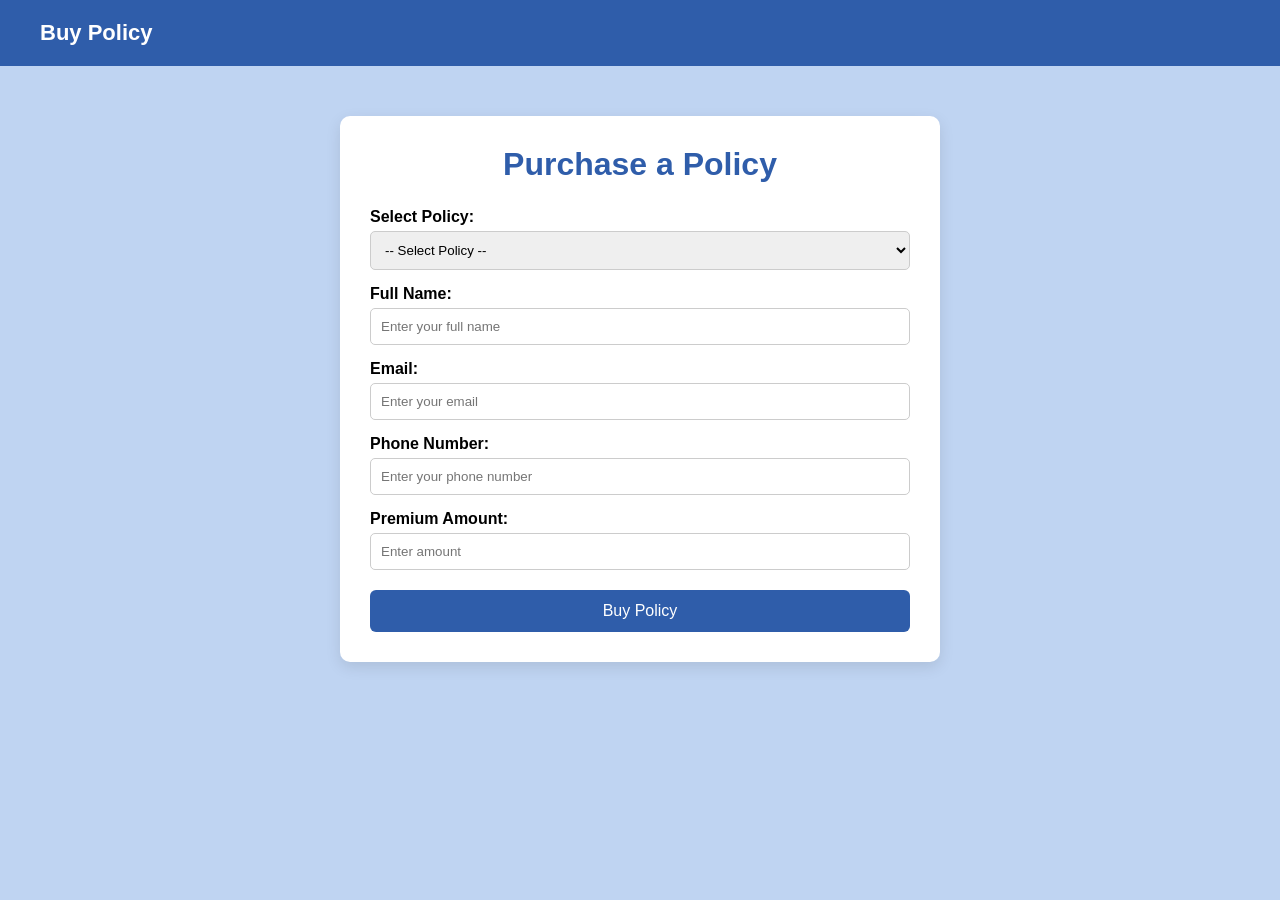
<file: buypolicy.html>
<!DOCTYPE html>
<html lang="en">
<head>
<meta charset="UTF-8">
<meta name="viewport" content="width=device-width, initial-scale=1.0">
<title>Buy Policy</title>
<style>
* {
    margin:0;
    padding:0;
    box-sizing:border-box;
    font-family: Arial, sans-serif;
}

body {
    background:#BFD4F2;
}

.navbar {
    background:#2F5DAA;
    color:white;
    padding:20px 40px;
    font-size:22px;
    font-weight:bold;
}

/* FORM CONTAINER */
.container {
    max-width:600px;
    margin:50px auto;
    background:white;
    padding:30px;
    border-radius:10px;
    box-shadow:0 5px 15px rgba(0,0,0,0.1);
}

h1 {
    text-align:center;
    color:#2F5DAA;
    margin-bottom:25px;
}

label {
    display:block;
    margin:15px 0 5px;
    font-weight:bold;
}

input, select {
    width:100%;
    padding:10px;
    border-radius:5px;
    border:1px solid #ccc;
}

button {
    width:100%;
    padding:12px;
    margin-top:20px;
    background:#2F5DAA;
    color:white;
    font-size:16px;
    border:none;
    border-radius:6px;
    cursor:pointer;
}

button:hover {
    background:#1B3F7E;
}
</style>
</head>
<body>

<!-- NAVBAR -->
<div class="navbar">Buy Policy</div>

<!-- FORM -->
<div class="container">
    <h1>Purchase a Policy</h1>
    <form id="buyPolicyForm">
        <label for="policyType">Select Policy:</label>
        <select id="policyType" required>
            <option value="">-- Select Policy --</option>
            <option value="Health">Health Insurance</option>
            <option value="Life">Life Insurance</option>
            <option value="Car">Car Insurance</option>
            <option value="Home">Home Insurance</option>
        </select>

        <label for="fullName">Full Name:</label>
        <input type="text" id="fullName" placeholder="Enter your full name" required>

        <label for="email">Email:</label>
        <input type="email" id="email" placeholder="Enter your email" required>

        <label for="phone">Phone Number:</label>
        <input type="tel" id="phone" placeholder="Enter your phone number" required pattern="[0-9]{10}" maxlength="10">

        <label for="amount">Premium Amount:</label>
        <input type="number" id="amount" placeholder="Enter amount" required min="1">

        <button type="submit">Buy Policy</button>
    </form>
</div>

<script>
document.getElementById('buyPolicyForm').addEventListener('submit', function(e){
    e.preventDefault();

    const policy = document.getElementById('policyType').value;
    const name = document.getElementById('fullName').value;
    const email = document.getElementById('email').value;
    const phone = document.getElementById('phone').value;
    const amount = document.getElementById('amount').value;

    if(!policy || !name || !email || !phone || !amount){
        alert("Please fill in all fields.");
        return;
    }

    alert(`Policy "${policy}" purchased successfully for ${name}! Amount: ₹${amount}`);
    // Here you can redirect to payment page or save data to backend
    this.reset();
});
</script>

</body>
</html>
</file>
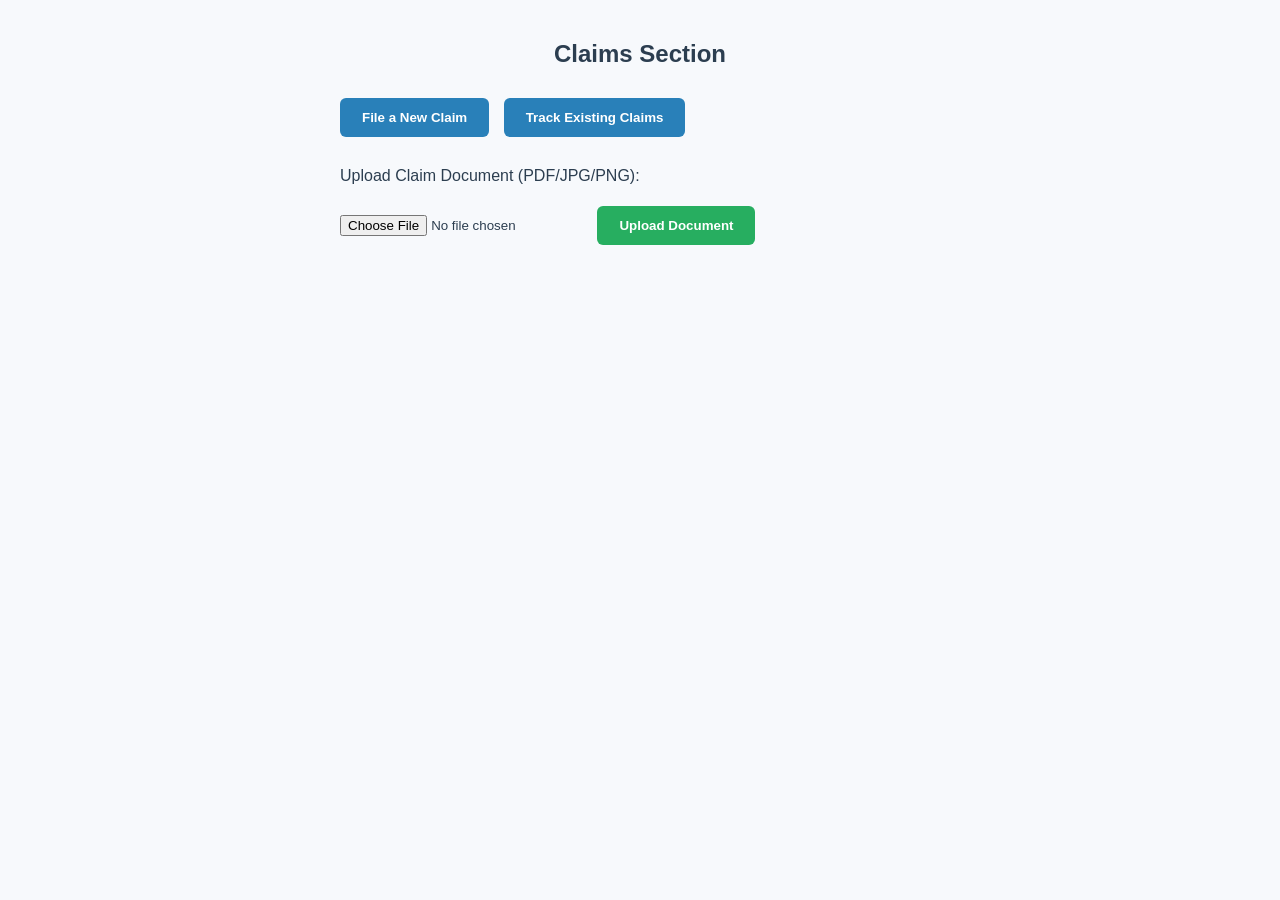
<file: Claim Section.html>
<!DOCTYPE html>
<html lang="en">
<head>
<meta charset="UTF-8" />
<meta name="viewport" content="width=device-width, initial-scale=1" />
<title>Claims Section</title>
<style>
  body {
    font-family: Arial, sans-serif;
    max-width: 600px;
    margin: 40px auto;
    background: #f7f9fc;
    color: #2c3e50;
  }
  h2 {
    text-align: center;
    margin-bottom: 20px;
  }
  .btn {
    background-color: #2980b9;
    color: white;
    border: none;
    padding: 12px 22px;
    margin: 10px 10px 10px 0;
    border-radius: 6px;
    cursor: pointer;
    font-weight: 600;
    transition: background-color 0.3s ease;
  }
  .btn:hover {
    background-color: #1c5980;
  }
  form {
    margin-top: 20px;
  }
  label {
    display: block;
    margin: 10px 0 6px;
  }
  input[type="file"] {
    padding: 6px 0;
  }
  input[type="submit"] {
    margin-top: 15px;
    background-color: #27ae60;
    color: white;
    border: none;
    padding: 12px 22px;
    border-radius: 6px;
    cursor: pointer;
    font-weight: 600;
  }
  input[type="submit"]:hover {
    background-color: #1e874b;
  }
</style>
</head>
<body>

  <h2>Claims Section</h2>

  <button class="btn" onclick="fileNewClaim()">File a New Claim</button>
  <button class="btn" onclick="trackClaims()">Track Existing Claims</button>

  <form id="uploadForm" onsubmit="uploadClaimDocument(event)">
    <label for="claimDoc">Upload Claim Document (PDF/JPG/PNG):</label>
    <input type="file" id="claimDoc" name="claimDoc" accept=".pdf,.jpg,.jpeg,.png" required />
    <input type="submit" value="Upload Document" />
  </form>

<script>
  function fileNewClaim() {
    alert("Redirecting to File a New Claim form...");
    // Here you can redirect or open the claim filing page
  }

  function trackClaims() {
    alert("Redirecting to Track Claims page...");
    // Here you can redirect or open the claim tracking page
  }

  function uploadClaimDocument(event) {
    event.preventDefault();
    const fileInput = document.getElementById('claimDoc');
    if (fileInput.files.length === 0) {
      alert("Please select a document to upload.");
      return;
    }
    // Simulate upload process
    alert(`Uploading document: ${fileInput.files[0].name}`);
    fileInput.value = ""; // Clear input after upload simulation
  }
</script>

</body>
</html>
</file>
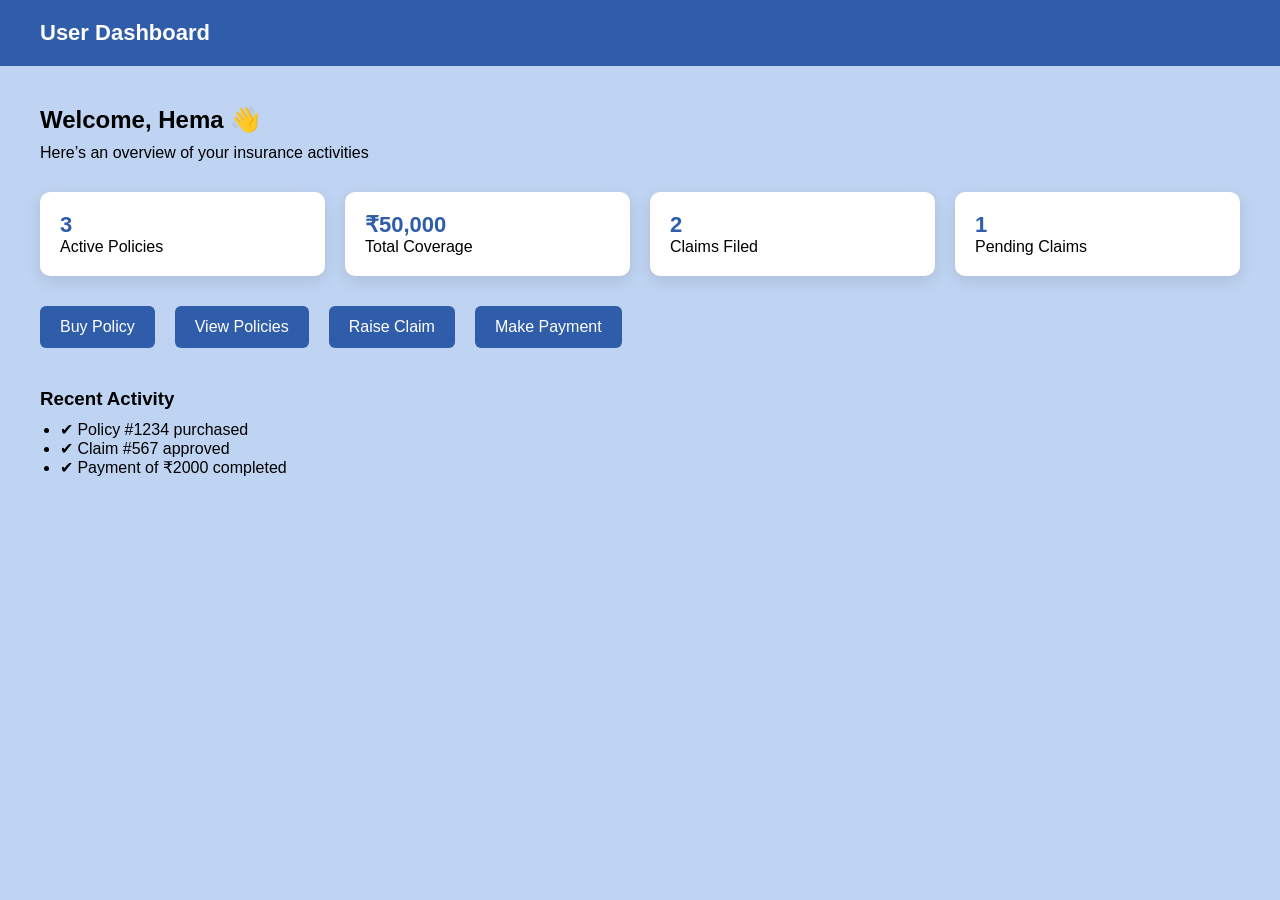
<file: dashboard.html>
<!DOCTYPE html>
<html lang="en">
<head>
<meta charset="UTF-8">
<title>User Dashboard</title>

<style>
*{
    margin:0;
    padding:0;
    box-sizing:border-box;
    font-family: Arial, sans-serif;
}

body{
    background:#BFD4F2;
}

/* NAVBAR */
.navbar{
    background:#2F5DAA;
    color:white;
    padding:20px 40px;
    font-size:22px;
    font-weight:bold;
}

/* MAIN */
.container{
    padding:40px;
}

/* WELCOME */
.welcome{
    margin-bottom:30px;
}

.welcome h2{
    margin-bottom:10px;
}

/* GRID */
.grid{
    display:grid;
    grid-template-columns: repeat(auto-fit, minmax(220px,1fr));
    gap:20px;
}

/* CARDS */
.card{
    background:white;
    padding:20px;
    border-radius:10px;
    box-shadow:0 5px 15px rgba(0,0,0,0.1);
}

/* STATS */
.stat{
    font-size:22px;
    font-weight:bold;
    color:#2F5DAA;
}

/* ACTION BUTTONS */
.actions{
    margin-top:30px;
    display:flex;
    gap:20px;
    flex-wrap:wrap;
}

.actions button{
    padding:12px 20px;
    border:none;
    border-radius:6px;
    background:#2F5DAA;
    color:white;
    cursor:pointer;
    font-size:16px;
    transition: 0.3s;
}

.actions button:hover{
    background:#1B3F7E;
}

/* ACTIVITY */
.activity{
    margin-top:40px;
}

.activity ul{
    margin-top:10px;
    padding-left:20px;
}

</style>
</head>

<body>

<!-- NAVBAR -->
<div class="navbar">
    User Dashboard
</div>

<div class="container">

    <!-- WELCOME -->
    <div class="welcome">
        <h2>Welcome, Hema 👋</h2>
        <p>Here’s an overview of your insurance activities</p>
    </div>

    <!-- STATS -->
    <div class="grid">
        <div class="card">
            <div class="stat">3</div>
            Active Policies
        </div>

        <div class="card">
            <div class="stat">₹50,000</div>
            Total Coverage
        </div>

        <div class="card">
            <div class="stat">2</div>
            Claims Filed
        </div>

        <div class="card">
            <div class="stat">1</div>
            Pending Claims
        </div>
    </div>

    <!-- ACTIONS -->
    <div class="actions">
        <button onclick="window.location.href='buypolicy.html'">Buy Policy</button>
        <button onclick="window.location.href='viewpolicy.html'">View Policies</button>
        <button onclick="window.location.href='raiseclaim.html'">Raise Claim</button>
        <button onclick="window.location.href='payment.html'">Make Payment</button>
    </div>

    <!-- RECENT ACTIVITY -->
    <div class="activity">
        <h3>Recent Activity</h3>
        <ul>
            <li>✔ Policy #1234 purchased</li>
            <li>✔ Claim #567 approved</li>
            <li>✔ Payment of ₹2000 completed</li>
        </ul>
    </div>

</div>

</body>
</html>
</file>
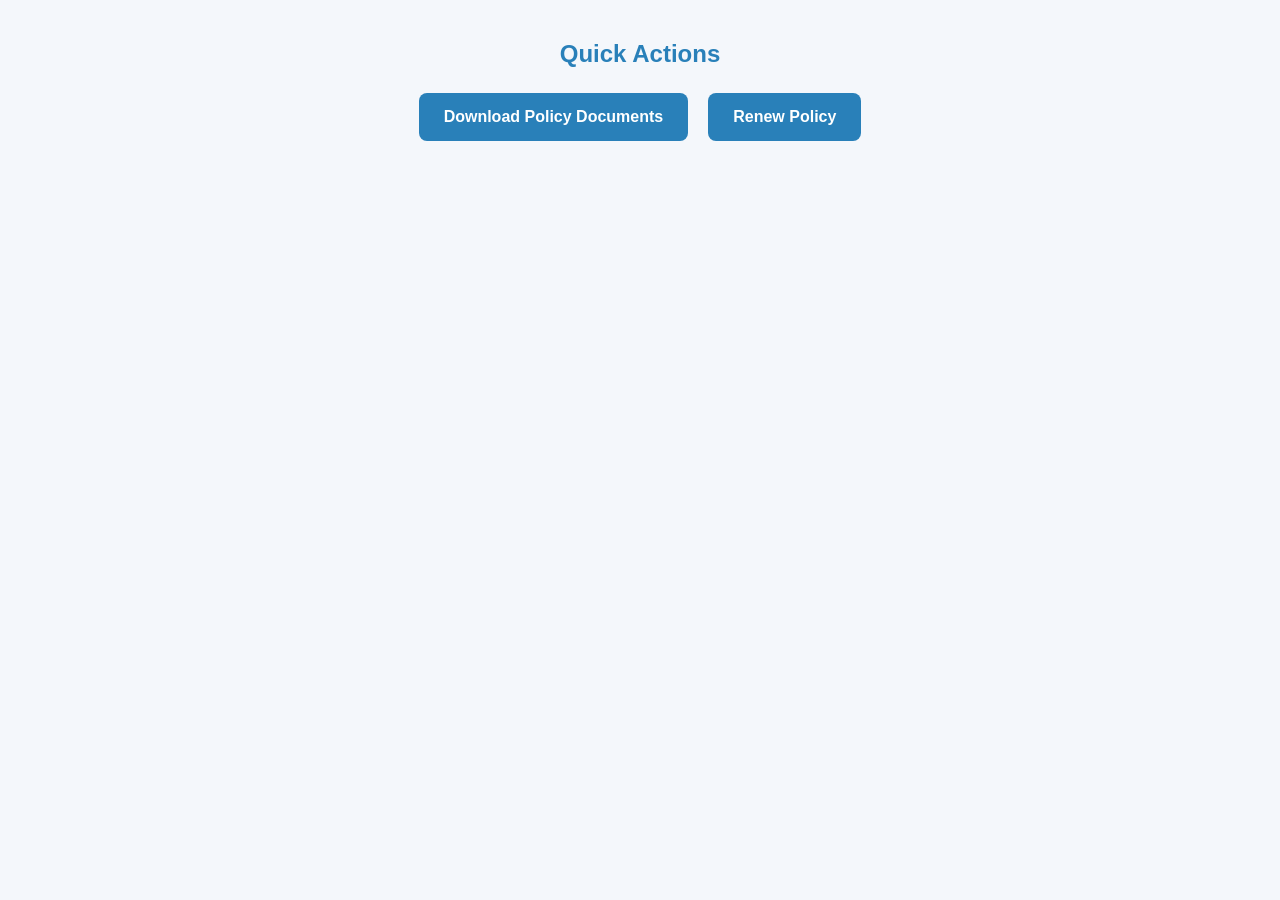
<file: Download Policy.html>
<!DOCTYPE html>
<html lang="en">
<head>
<meta charset="UTF-8" />
<meta name="viewport" content="width=device-width, initial-scale=1" />
<title>Quick Actions</title>
<style>
  body {
    font-family: Arial, sans-serif;
    max-width: 500px;
    margin: 40px auto;
    background: #f4f7fb;
    color: #2c3e50;
    text-align: center;
  }

  h2 {
    margin-bottom: 25px;
    color: #2980b9;
  }

  .quick-actions {
    display: flex;
    justify-content: center;
    gap: 20px;
  }

  button {
    background-color: #2980b9;
    border: none;
    color: white;
    padding: 15px 25px;
    border-radius: 8px;
    font-size: 1rem;
    cursor: pointer;
    font-weight: 600;
    transition: background-color 0.3s ease;
  }

  button:hover {
    background-color: #1c5980;
  }
</style>
</head>
<body>

  <h2>Quick Actions</h2>

  <div class="quick-actions">
    <button onclick="downloadPolicy()">Download Policy Documents</button>
    <button onclick="renewPolicy()">Renew Policy</button>
  </div>

  <script>
    function downloadPolicy() {
      alert("Downloading policy documents...");
      // Replace with real download logic or link
    }

    function renewPolicy() {
      alert("Redirecting to policy renewal...");
      // Replace with real renewal page or workflow
    }
  </script>

</body>
</html>
</file>
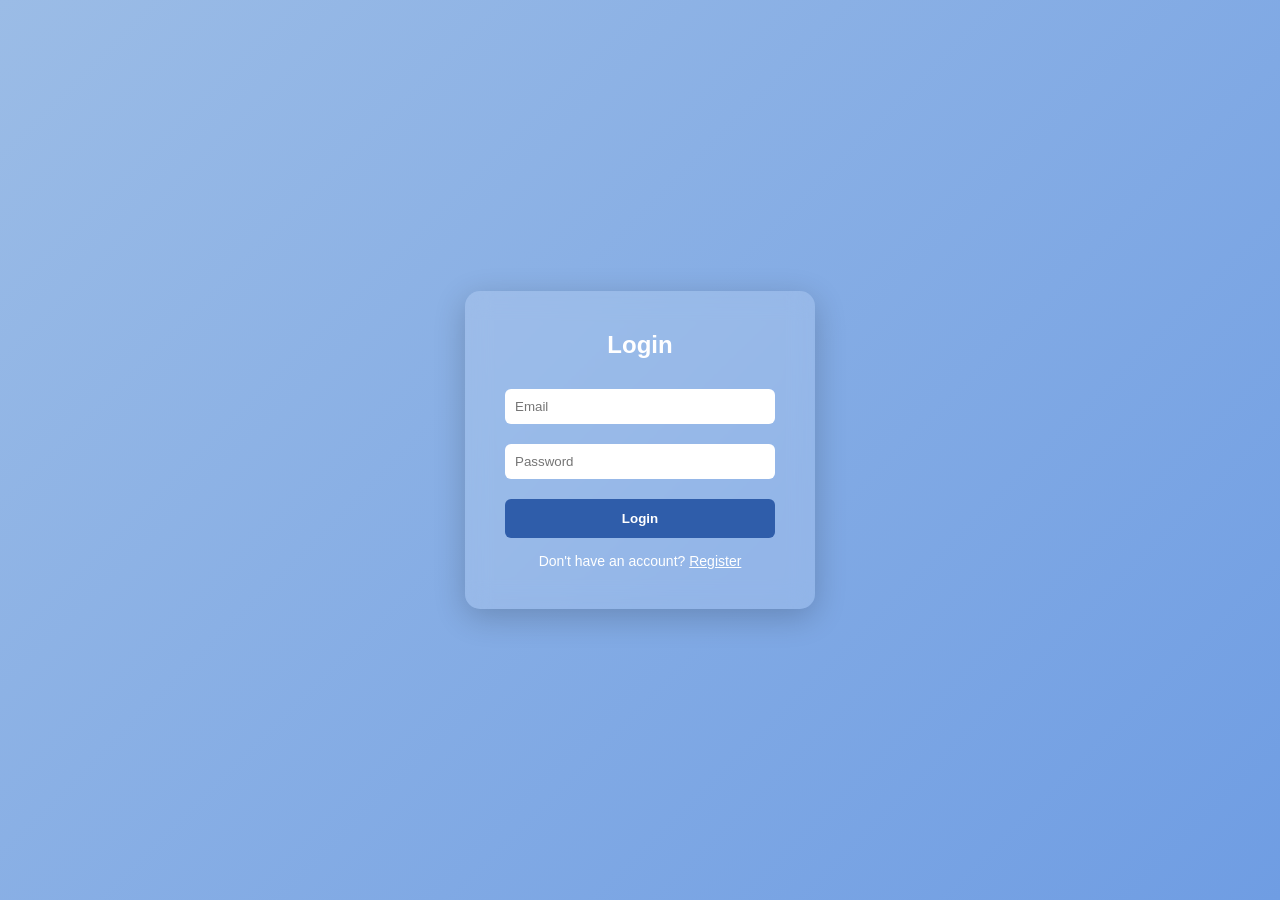
<file: login.html>
<!DOCTYPE html>
<html lang="en">
<head>
<meta charset="UTF-8">
<title>Login - InsurancePro</title>

<style>
    *{
        margin:0;
        padding:0;
        box-sizing:border-box;
        font-family: Arial, sans-serif;
    }

    /* DARKER LIGHT BLUE BACKGROUND */
    body{
        height:100vh;
        display:flex;
        justify-content:center;
        align-items:center;
        background: linear-gradient(135deg,#9BBCE6,#6F9DE3);
    }

    /* GLASS LOGIN BOX */
    .login-box{
        width:350px;
        padding:40px;
        border-radius:15px;

        /* GLASS EFFECT */
        background: rgba(255,255,255,0.15);
        backdrop-filter: blur(12px);
        -webkit-backdrop-filter: blur(12px);

        box-shadow: 0 8px 32px rgba(0,0,0,0.2);
        text-align:center;
        color:white;
    }

    h2{
        margin-bottom:20px;
    }

    input{
        width:100%;
        padding:10px;
        margin:10px 0;
        border:none;
        border-radius:6px;
        outline:none;
    }

    /* BUTTON */
    button{
        width:100%;
        padding:12px;
        margin-top:10px;
        border:none;
        border-radius:6px;
        background:#2F5DAA;
        color:white;
        font-weight:bold;
        cursor:pointer;
        transition:0.3s;
    }

    button:hover{
        background:#1e3f7a;
    }

    /* SMALL TEXT */
    .extra{
        margin-top:15px;
        font-size:14px;
    }

    .extra a{
        color:white;
        text-decoration:underline;
        cursor:pointer;
    }

</style>
</head>

<body>

<div class="login-box">
    <h2>Login</h2>

    <input type="email" placeholder="Email">
    <input type="password" placeholder="Password">

    <button onclick="goDashboard()">Login</button>

    <div class="extra">
        Don't have an account? <a>Register</a>
    </div>
</div>

<script>
    function goDashboard(){
        window.location.href="dashboard.html";
    }
</script>

</body>
</html>
</file>
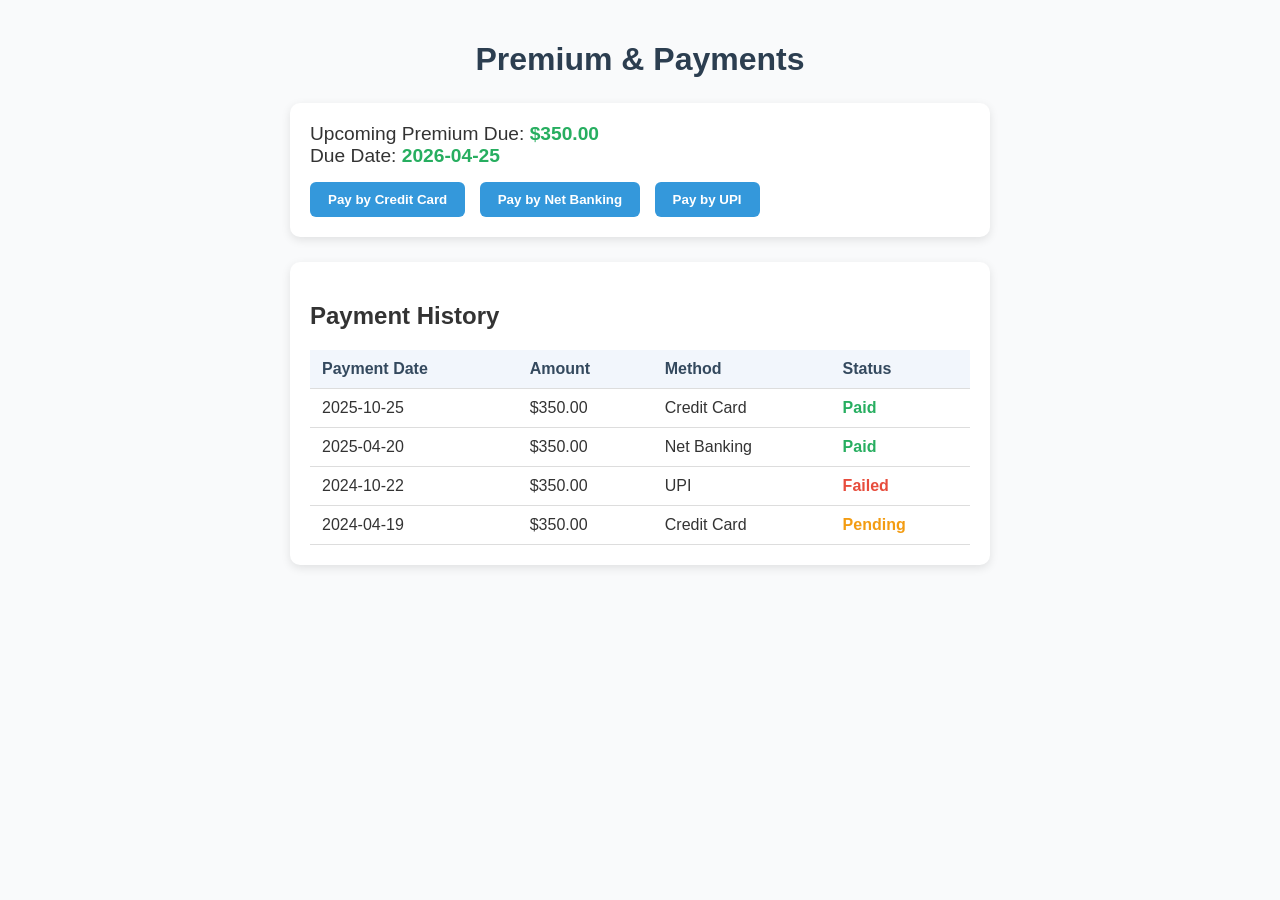
<file: PAYMENT AND PREMIUM MENTHODS.html>
<!DOCTYPE html>
<html lang="en">
<head>
  <meta charset="UTF-8" />
  <title>Premium & Payments</title>
  <style>
    body {
      font-family: Arial, sans-serif;
      background: #f9fafb;
      margin: 0;
      padding: 20px;
      max-width: 700px;
      margin-left: auto;
      margin-right: auto;
      color: #333;
    }

    h1 {
      text-align: center;
      margin-bottom: 25px;
      color: #2c3e50;
    }

    .section {
      background: #fff;
      padding: 20px;
      border-radius: 10px;
      box-shadow: 0 3px 10px rgba(0,0,0,0.1);
      margin-bottom: 25px;
    }

    .due-info {
      font-size: 1.2rem;
      margin-bottom: 15px;
    }

    .due-info span {
      font-weight: bold;
      color: #27ae60;
    }

    .payment-options button {
      background-color: #3498db;
      border: none;
      color: white;
      padding: 10px 18px;
      margin-right: 10px;
      border-radius: 6px;
      font-weight: 600;
      cursor: pointer;
      transition: background-color 0.3s ease;
    }

    .payment-options button:hover {
      background-color: #2980b9;
    }

    table {
      width: 100%;
      border-collapse: collapse;
      margin-top: 15px;
    }

    table th, table td {
      text-align: left;
      padding: 10px 12px;
      border-bottom: 1px solid #ddd;
    }

    table th {
      background-color: #f2f6fc;
      font-weight: 600;
      color: #34495e;
    }

    .status-paid {
      color: #27ae60;
      font-weight: bold;
    }

    .status-pending {
      color: #f39c12;
      font-weight: bold;
    }

    .status-failed {
      color: #e74c3c;
      font-weight: bold;
    }
  </style>
</head>
<body>

  <h1>Premium & Payments</h1>

  <div class="section due-section">
    <div class="due-info">
      Upcoming Premium Due: <span>$350.00</span><br />
      Due Date: <span>2026-04-25</span>
    </div>
    <div class="payment-options">
      <button onclick="alert('Pay by Credit Card')">Pay by Credit Card</button>
      <button onclick="alert('Pay by Net Banking')">Pay by Net Banking</button>
      <button onclick="alert('Pay by UPI')">Pay by UPI</button>
    </div>
  </div>

  <div class="section history-section">
    <h2>Payment History</h2>
    <table>
      <thead>
        <tr>
          <th>Payment Date</th>
          <th>Amount</th>
          <th>Method</th>
          <th>Status</th>
        </tr>
      </thead>
      <tbody id="paymentHistoryBody">
        <!-- Rows generated by JS -->
      </tbody>
    </table>
  </div>

  <script>
    const paymentHistory = [
      {
        date: "2025-10-25",
        amount: 350,
        method: "Credit Card",
        status: "Paid"
      },
      {
        date: "2025-04-20",
        amount: 350,
        method: "Net Banking",
        status: "Paid"
      },
      {
        date: "2024-10-22",
        amount: 350,
        method: "UPI",
        status: "Failed"
      },
      {
        date: "2024-04-19",
        amount: 350,
        method: "Credit Card",
        status: "Pending"
      }
    ];

    function getStatusClass(status) {
      if (status === "Paid") return "status-paid";
      if (status === "Pending") return "status-pending";
      if (status === "Failed") return "status-failed";
      return "";
    }

    function renderPaymentHistory() {
      const tbody = document.getElementById("paymentHistoryBody");
      paymentHistory.forEach(payment => {
        const tr = document.createElement("tr");

        tr.innerHTML = `
          <td>${payment.date}</td>
          <td>$${payment.amount.toFixed(2)}</td>
          <td>${payment.method}</td>
          <td class="${getStatusClass(payment.status)}">${payment.status}</td>
        `;

        tbody.appendChild(tr);
      });
    }

    renderPaymentHistory();
  </script>
  
</body>
</html>
</file>
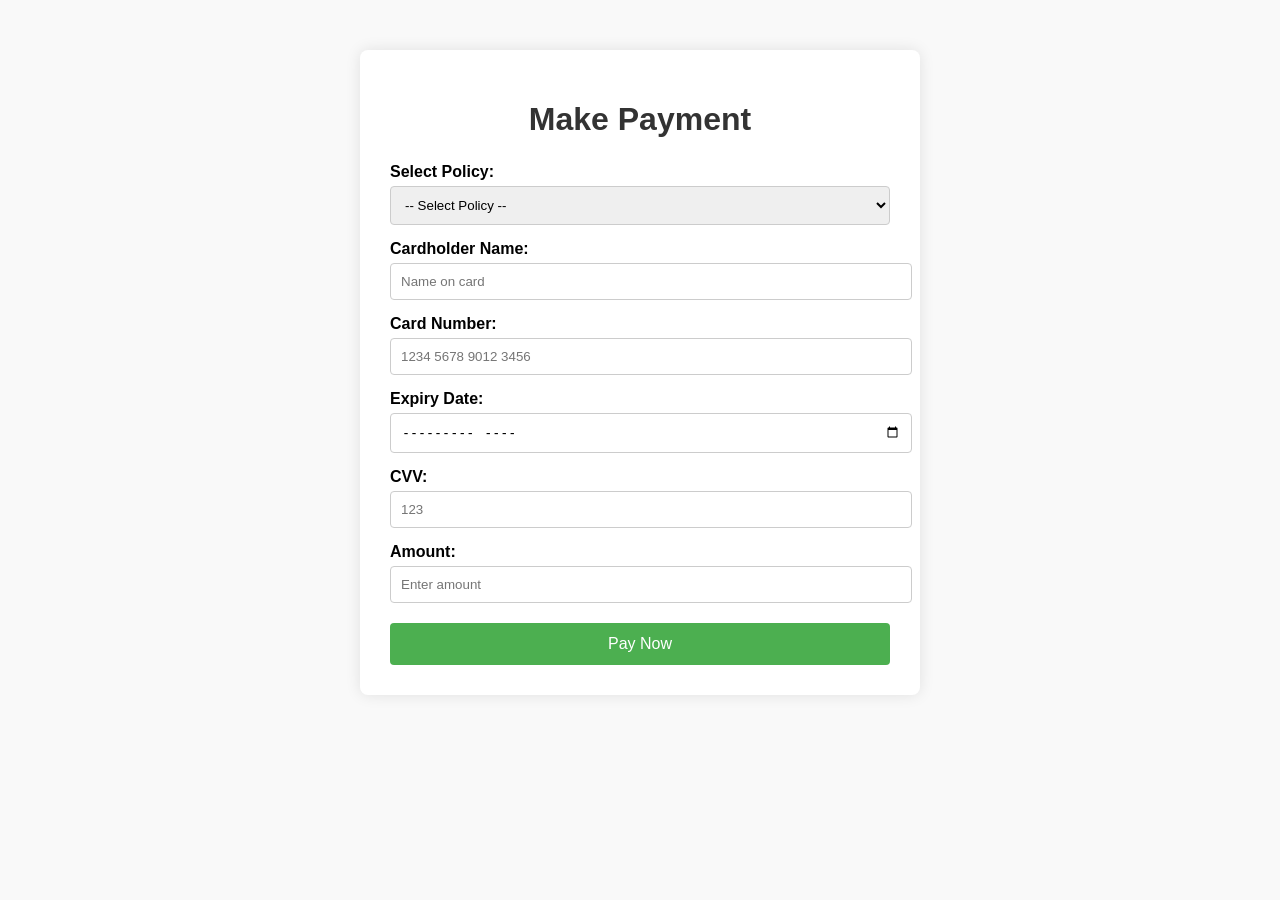
<file: payment.html>
<!DOCTYPE html>
<html lang="en">
<head>
    <meta charset="UTF-8">
    <meta name="viewport" content="width=device-width, initial-scale=1.0">
    <title>Payment & Premium</title>
    <style>
        body {
            font-family: Arial, sans-serif;
            background-color: #f9f9f9;
            margin: 0;
            padding: 0;
        }
        .container {
            max-width: 500px;
            margin: 50px auto;
            background-color: #fff;
            padding: 30px;
            border-radius: 8px;
            box-shadow: 0 0 15px rgba(0,0,0,0.1);
        }
        h1 {
            text-align: center;
            color: #333;
            margin-bottom: 25px;
        }
        label {
            display: block;
            margin: 15px 0 5px;
            font-weight: bold;
        }
        input, select {
            width: 100%;
            padding: 10px;
            border-radius: 4px;
            border: 1px solid #ccc;
        }
        .btn-pay {
            width: 100%;
            padding: 12px;
            margin-top: 20px;
            background-color: #4CAF50;
            color: white;
            font-size: 16px;
            border: none;
            border-radius: 4px;
            cursor: pointer;
        }
        .btn-pay:hover {
            background-color: #45a049;
        }
    </style>
</head>
<body>

<div class="container">
    <h1>Make Payment</h1>
    <form id="paymentForm">
        <label for="policy">Select Policy:</label>
        <select id="policy" required>
            <option value="">-- Select Policy --</option>
            <option value="P001">Health Insurance</option>
            <option value="P002">Life Insurance</option>
            <option value="P003">Car Insurance</option>
            <!-- Add more policies here -->
        </select>

        <label for="cardName">Cardholder Name:</label>
        <input type="text" id="cardName" placeholder="Name on card" required>

        <label for="cardNumber">Card Number:</label>
        <input type="text" id="cardNumber" placeholder="1234 5678 9012 3456" required pattern="\d{16}" maxlength="16">

        <label for="expiry">Expiry Date:</label>
        <input type="month" id="expiry" required>

        <label for="cvv">CVV:</label>
        <input type="password" id="cvv" placeholder="123" required pattern="\d{3}" maxlength="3">

        <label for="amount">Amount:</label>
        <input type="number" id="amount" placeholder="Enter amount" required min="1">

        <button type="submit" class="btn-pay">Pay Now</button>
    </form>
</div>

<script>
    document.getElementById('paymentForm').addEventListener('submit', function(e) {
        e.preventDefault();
        const policy = document.getElementById('policy').value;
        const amount = document.getElementById('amount').value;

        if (!policy) {
            alert('Please select a policy.');
            return;
        }

        alert(`Payment of $${amount} for policy ${policy} is successful!`);
        // Here you can connect to a backend or payment gateway
        this.reset();
    });
</script>

</body>
</html>
</file>
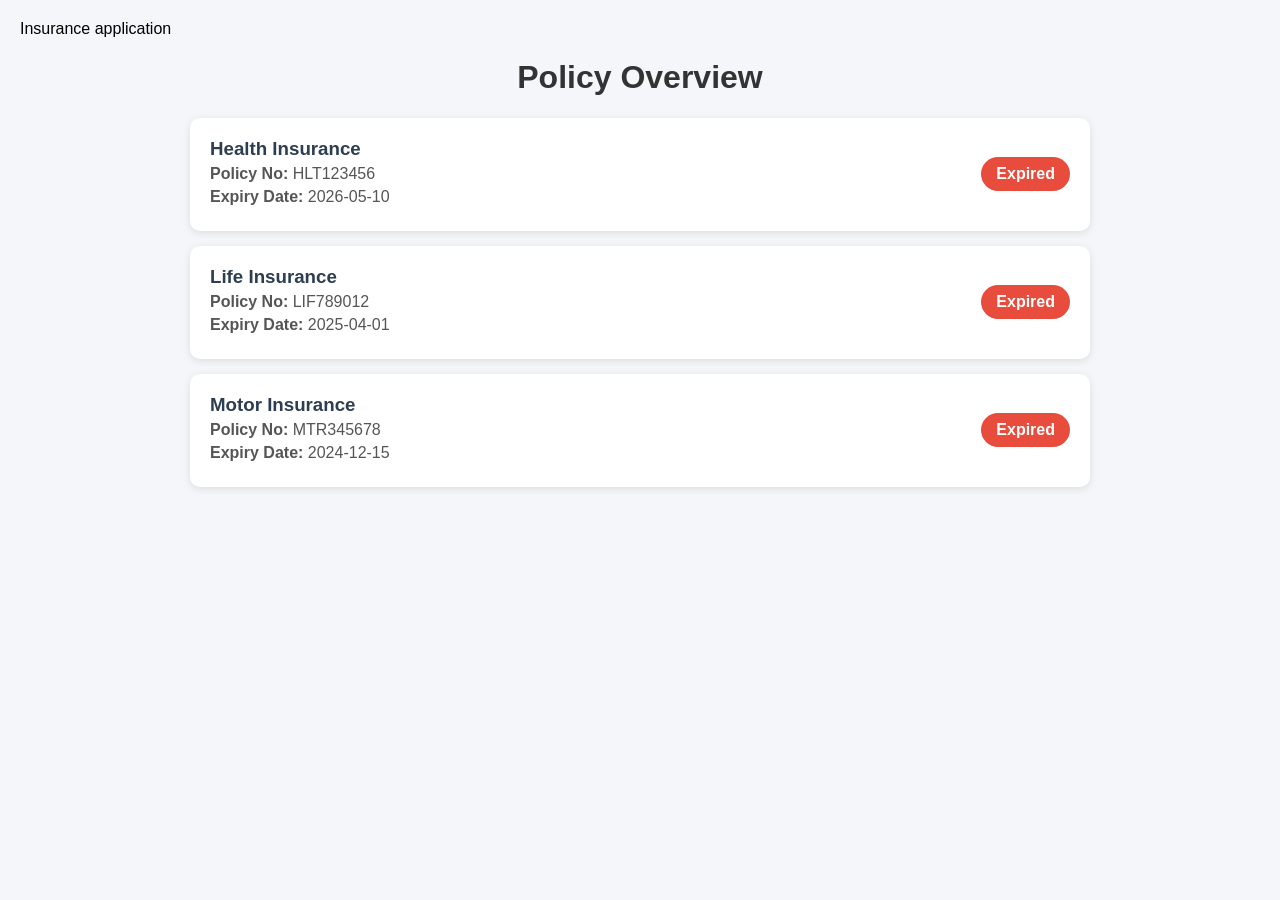
<file: policy overview.html>
Insurance application
<!DOCTYPE html>
<html lang="en">
<head>
  <meta charset="UTF-8">
  <title>Policy Overview</title>
  <style>
    body {
      font-family: Arial, sans-serif;
      background: #f4f6f9;
      margin: 0;
      padding: 20px;
    }

    h1 {
      text-align: center;
      color: #333;
    }

    .container {
      max-width: 900px;
      margin: auto;
    }

    .card {
      background: #fff;
      border-radius: 10px;
      padding: 20px;
      margin: 15px 0;
      box-shadow: 0 2px 8px rgba(0,0,0,0.1);
      display: flex;
      justify-content: space-between;
      align-items: center;
    }

    .details {
      flex: 1;
    }

    .details h3 {
      margin: 0;
      color: #2c3e50;
    }

    .details p {
      margin: 5px 0;
      color: #555;
    }

    .status {
      padding: 8px 15px;
      border-radius: 20px;
      font-weight: bold;
      color: white;
    }

    .active {
      background-color: #27ae60;
    }

    .expired {
      background-color: #e74c3c;
    }

    .expiring {
      background-color: #f39c12;
    }
  </style>
</head>
<body>

  <h1>Policy Overview</h1>

  <div class="container" id="policyContainer"></div>

  <script>
    const policies = [
      {
        number: "HLT123456",
        type: "Health Insurance",
        expiry: "2026-05-10"
      },
      {
        number: "LIF789012",
        type: "Life Insurance",
        expiry: "2025-04-01"
      },
      {
        number: "MTR345678",
        type: "Motor Insurance",
        expiry: "2024-12-15"
      }
    ];

    function getStatus(expiryDate) {
      const today = new Date();
      const expiry = new Date(expiryDate);
      const diffDays = (expiry - today) / (1000 * 60 * 60 * 24);

      if (diffDays < 0) return "Expired";
      if (diffDays <= 30) return "Expiring Soon";
      return "Active";
    }

    function getStatusClass(status) {
      if (status === "Active") return "active";
      if (status === "Expired") return "expired";
      return "expiring";
    }

    function renderPolicies() {
      const container = document.getElementById("policyContainer");

      policies.forEach(policy => {
        const status = getStatus(policy.expiry);

        const card = document.createElement("div");
        card.className = "card";

        card.innerHTML = `
          <div class="details">
            <h3>${policy.type}</h3>
            <p><strong>Policy No:</strong> ${policy.number}</p>
            <p><strong>Expiry Date:</strong> ${policy.expiry}</p>
          </div>
          <div class="status ${getStatusClass(status)}">
            ${status}
          </div>
        `;

        container.appendChild(card);
      });
    }

    renderPolicies();
  </script>

</body>
</html>
</file>
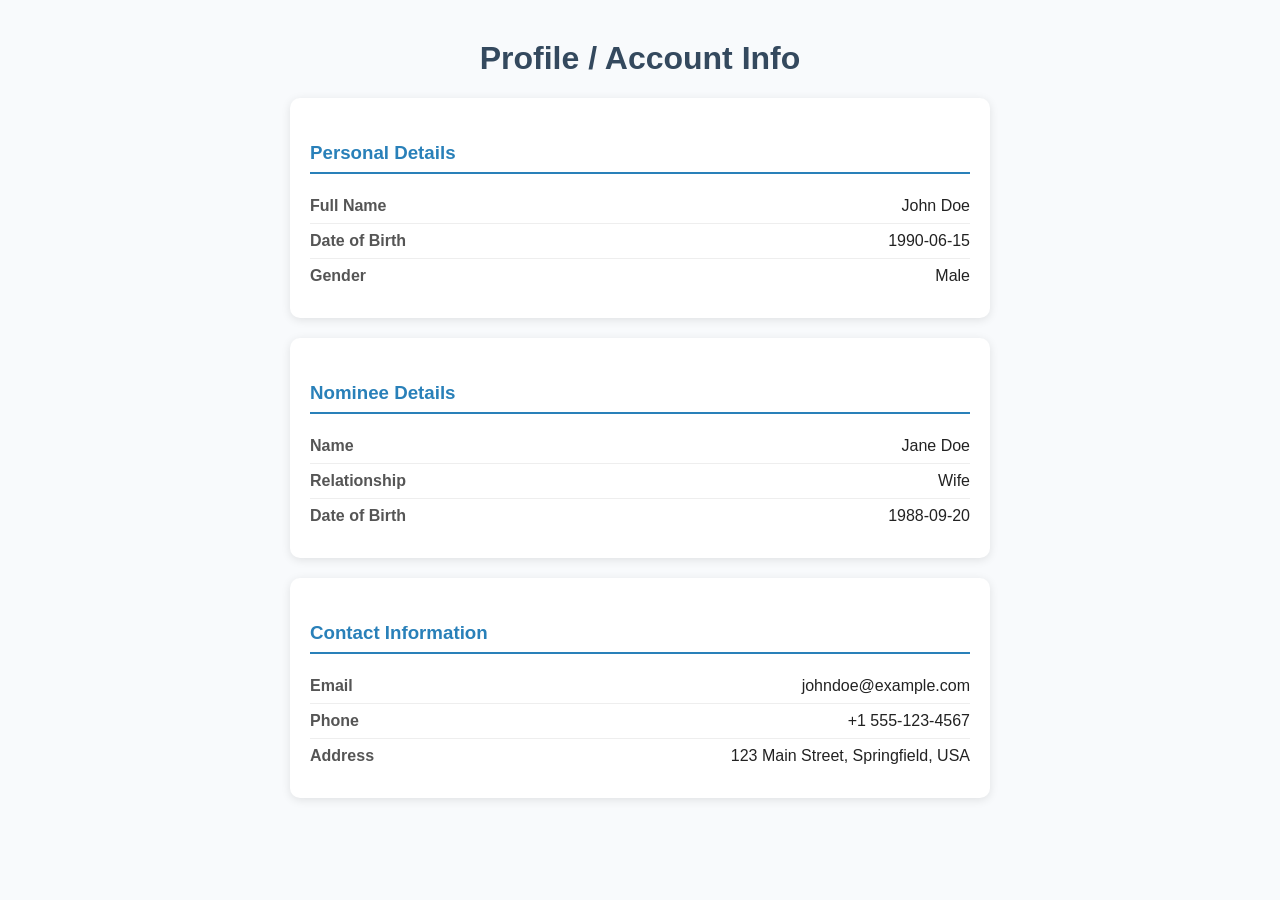
<file: ProfileAccount Info.html>
<!DOCTYPE html>
<html lang="en">
<head>
<meta charset="UTF-8" />
<meta name="viewport" content="width=device-width, initial-scale=1" />
<title>Profile / Account Info</title>
<style>
  body {
    font-family: Arial, sans-serif;
    max-width: 700px;
    margin: 40px auto;
    background: #f8fafc;
    color: #2c3e50;
  }

  h1, h2 {
    text-align: center;
    color: #34495e;
  }

  section {
    background: white;
    padding: 25px 20px;
    margin: 20px 0;
    border-radius: 10px;
    box-shadow: 0 2px 10px rgba(0,0,0,0.1);
  }

  .info-group {
    margin-bottom: 20px;
  }

  .info-group h3 {
    border-bottom: 2px solid #2980b9;
    padding-bottom: 8px;
    margin-bottom: 15px;
    color: #2980b9;
  }

  .info-row {
    display: flex;
    justify-content: space-between;
    padding: 8px 0;
    border-bottom: 1px solid #eee;
  }

  .info-row:last-child {
    border-bottom: none;
  }

  .label {
    font-weight: 600;
    color: #555;
  }

  .value {
    color: #222;
  }
</style>
</head>
<body>

  <h1>Profile / Account Info</h1>

  <section id="personalDetails" class="info-group">
    <h3>Personal Details</h3>
    <div class="info-row">
      <div class="label">Full Name</div>
      <div class="value">John Doe</div>
    </div>
    <div class="info-row">
      <div class="label">Date of Birth</div>
      <div class="value">1990-06-15</div>
    </div>
    <div class="info-row">
      <div class="label">Gender</div>
      <div class="value">Male</div>
    </div>
  </section>

  <section id="nomineeDetails" class="info-group">
    <h3>Nominee Details</h3>
    <div class="info-row">
      <div class="label">Name</div>
      <div class="value">Jane Doe</div>
    </div>
    <div class="info-row">
      <div class="label">Relationship</div>
      <div class="value">Wife</div>
    </div>
    <div class="info-row">
      <div class="label">Date of Birth</div>
      <div class="value">1988-09-20</div>
    </div>
  </section>

  <section id="contactInfo" class="info-group">
    <h3>Contact Information</h3>
    <div class="info-row">
      <div class="label">Email</div>
      <div class="value">johndoe@example.com</div>
    </div>
    <div class="info-row">
      <div class="label">Phone</div>
      <div class="value">+1 555-123-4567</div>
    </div>
    <div class="info-row">
      <div class="label">Address</div>
      <div class="value">123 Main Street, Springfield, USA</div>
    </div>
  </section>

</body>
</html>
</file>
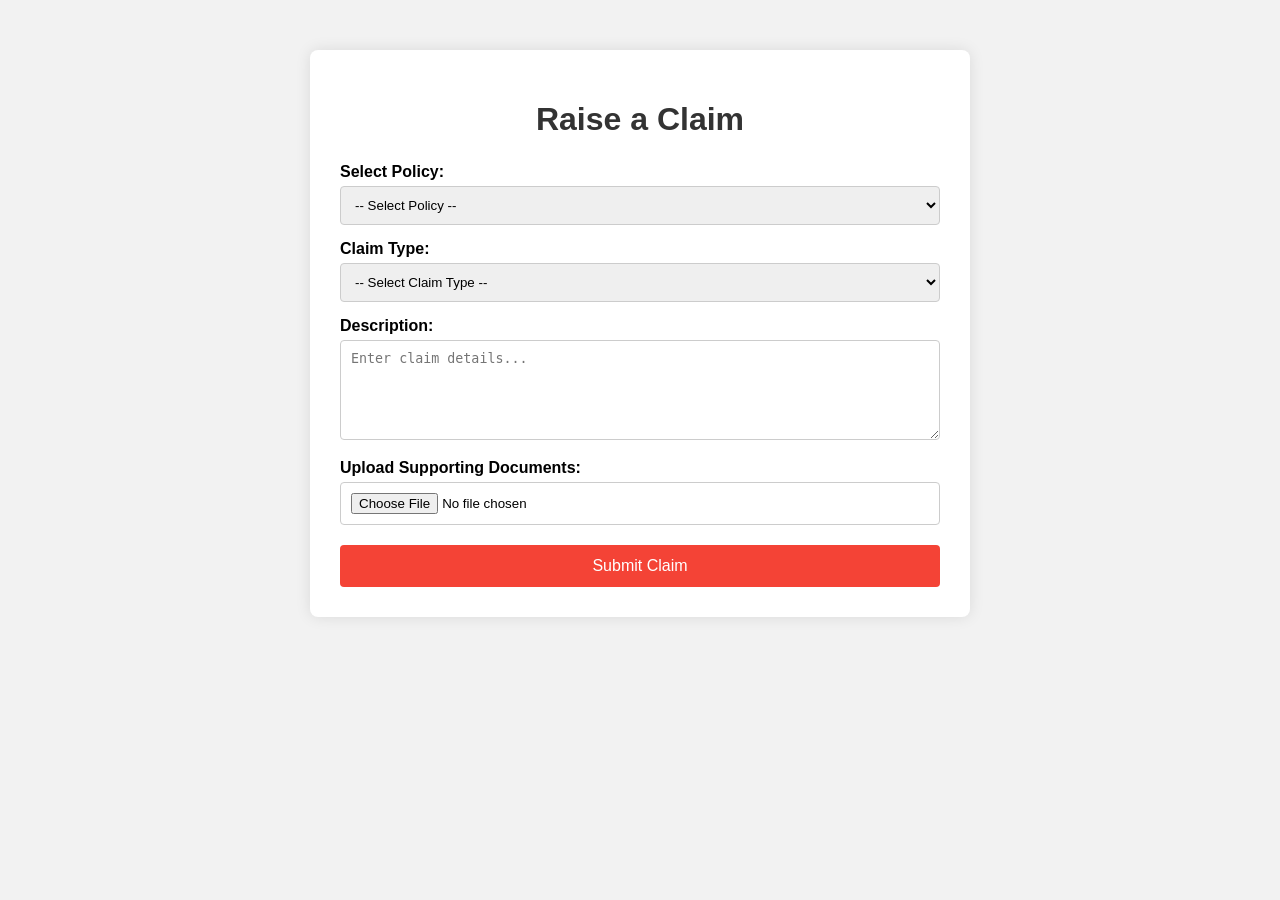
<file: raiseclaim.html>
<!DOCTYPE html>
<html lang="en">
<head>
    <meta charset="UTF-8">
    <meta name="viewport" content="width=device-width, initial-scale=1.0">
    <title>Raise Claim</title>
    <style>
        body {
            font-family: Arial, sans-serif;
            background-color: #f2f2f2;
            margin: 0;
            padding: 0;
        }
        .container {
            max-width: 600px;
            margin: 50px auto;
            background-color: #fff;
            padding: 30px;
            border-radius: 8px;
            box-shadow: 0 0 15px rgba(0,0,0,0.1);
        }
        h1 {
            text-align: center;
            color: #333;
            margin-bottom: 25px;
        }
        label {
            display: block;
            margin: 15px 0 5px;
            font-weight: bold;
        }
        input, select, textarea {
            width: 100%;
            padding: 10px;
            border-radius: 4px;
            border: 1px solid #ccc;
            box-sizing: border-box;
        }
        textarea {
            resize: vertical;
            min-height: 100px;
        }
        .btn-claim {
            width: 100%;
            padding: 12px;
            margin-top: 20px;
            background-color: #f44336;
            color: white;
            font-size: 16px;
            border: none;
            border-radius: 4px;
            cursor: pointer;
        }
        .btn-claim:hover {
            background-color: #d73833;
        }
    </style>
</head>
<body>

<div class="container">
    <h1>Raise a Claim</h1>
    <form id="claimForm">
        <label for="policy">Select Policy:</label>
        <select id="policy" required>
            <option value="">-- Select Policy --</option>
            <option value="P001">Health Insurance</option>
            <option value="P002">Life Insurance</option>
            <option value="P003">Car Insurance</option>
            <!-- Add more policies as needed -->
        </select>

        <label for="claimType">Claim Type:</label>
        <select id="claimType" required>
            <option value="">-- Select Claim Type --</option>
            <option value="Accident">Accident</option>
            <option value="Medical">Medical</option>
            <option value="Theft">Theft</option>
            <option value="Other">Other</option>
        </select>

        <label for="description">Description:</label>
        <textarea id="description" placeholder="Enter claim details..." required></textarea>

        <label for="documents">Upload Supporting Documents:</label>
        <input type="file" id="documents" accept=".pdf,.jpg,.png" required>

        <button type="submit" class="btn-claim">Submit Claim</button>
    </form>
</div>

<script>
    document.getElementById('claimForm').addEventListener('submit', function(e) {
        e.preventDefault();
        const policy = document.getElementById('policy').value;
        const claimType = document.getElementById('claimType').value;
        const description = document.getElementById('description').value;

        if (!policy || !claimType || !description) {
            alert("Please fill in all required fields.");
            return;
        }

        alert(`Claim for policy ${policy} of type ${claimType} submitted successfully!`);
        // Here you can send data to a backend or database
        this.reset();
    });
</script>

</body>
</html>
</file>
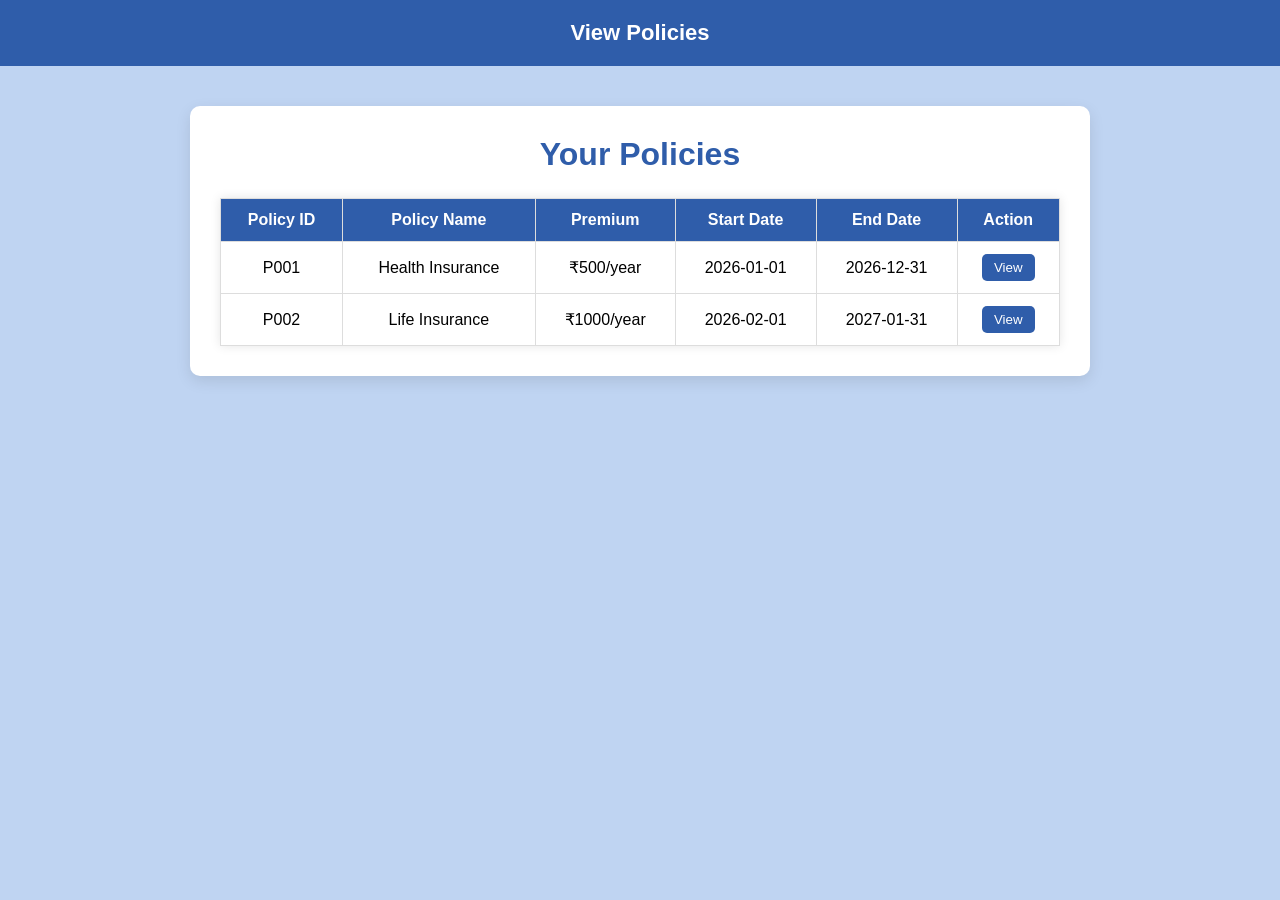
<file: viewpolicy.html>
<!DOCTYPE html>
<html lang="en">
<head>
<meta charset="UTF-8">
<meta name="viewport" content="width=device-width, initial-scale=1.0">
<title>View Policy</title>
<style>
* {
    margin:0;
    padding:0;
    box-sizing:border-box;
    font-family: Arial, sans-serif;
}

body {
    background:#BFD4F2;
}

/* NAVBAR */
.navbar {
    background:#2F5DAA;
    color:white;
    padding:20px 40px;
    font-size:22px;
    font-weight:bold;
    text-align:center;
}

/* CONTAINER */
.container {
    max-width:900px;
    margin:40px auto;
    background:white;
    padding:30px;
    border-radius:10px;
    box-shadow:0 5px 15px rgba(0,0,0,0.1);
}

h1 {
    text-align:center;
    color:#2F5DAA;
    margin-bottom:25px;
}

/* TABLE STYLING */
table {
    width:100%;
    border-collapse: collapse;
    box-shadow:0 0 10px rgba(0,0,0,0.1);
}

th, td {
    padding:12px;
    border:1px solid #ddd;
    text-align:center;
}

th {
    background-color:#2F5DAA;
    color:white;
}

tr:hover {
    background-color:#f1f1f1;
}

.btn-view {
    padding:6px 12px;
    background-color:#2F5DAA;
    color:white;
    border:none;
    cursor:pointer;
    border-radius:5px;
    transition:0.3s;
}

.btn-view:hover {
    background-color:#1B3F7E;
}
</style>
</head>
<body>

<div class="navbar">View Policies</div>

<div class="container">
<h1>Your Policies</h1>

<table>
    <thead>
        <tr>
            <th>Policy ID</th>
            <th>Policy Name</th>
            <th>Premium</th>
            <th>Start Date</th>
            <th>End Date</th>
            <th>Action</th>
        </tr>
    </thead>
    <tbody>
        <tr>
            <td>P001</td>
            <td>Health Insurance</td>
            <td>₹500/year</td>
            <td>2026-01-01</td>
            <td>2026-12-31</td>
            <td><button class="btn-view" onclick="viewPolicy('P001')">View</button></td>
        </tr>
        <tr>
            <td>P002</td>
            <td>Life Insurance</td>
            <td>₹1000/year</td>
            <td>2026-02-01</td>
            <td>2027-01-31</td>
            <td><button class="btn-view" onclick="viewPolicy('P002')">View</button></td>
        </tr>
        <!-- Add more rows as needed -->
    </tbody>
</table>
</div>

<script>
function viewPolicy(policyId) {
    alert("Viewing details for Policy ID: " + policyId);
    // Redirect to policy details page if needed
    // window.location.href = "policy-details.html?policyId=" + policyId;
}
</script>

</body>
</html>
</file>
